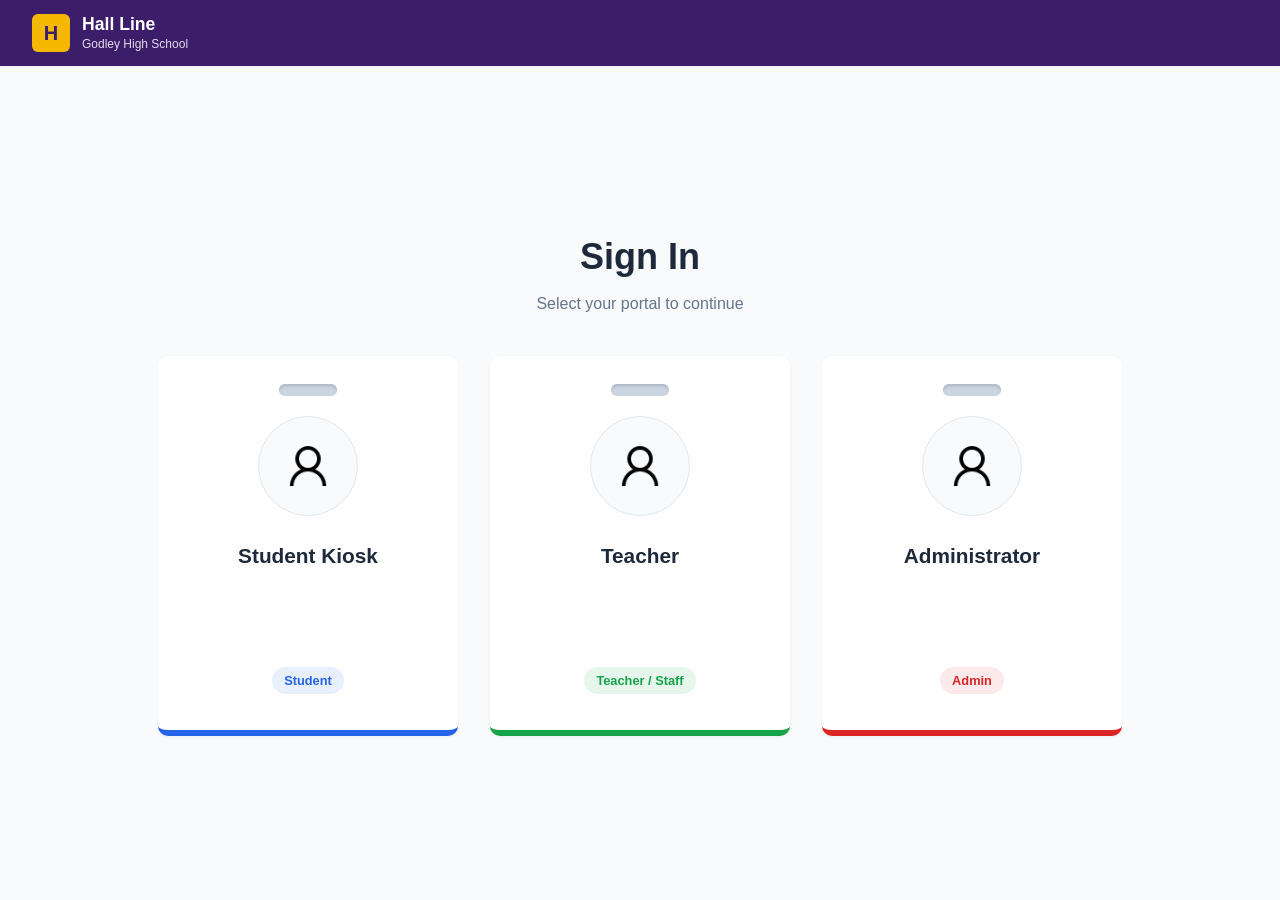
<file: index.html>
<!DOCTYPE html>
<html lang="en">
<head>
  <meta charset="UTF-8">
  <meta name="viewport" content="width=device-width, initial-scale=1.0">
  <title>HallLine — Sign In</title>
  <link rel="stylesheet" href="./styles/tokens.css">
  <link rel="stylesheet" href="./styles/reset.css">
  <link rel="stylesheet" href="./styles/layout.css">
  <link rel="stylesheet" href="./styles/components.css">
  <link rel="stylesheet" href="./styles/views/sign-in.css">
</head>
<body class="page-sign-in">
  <header class="site-header">
    <div class="logo-container">
      <div class="logo-mark">H</div>
      <div class="logo-text">
        <h2 class="logo-title">Hall Line</h2>
        <span class="logo-subtitle">Godley High School</span>
      </div>
    </div>
  </header>

  <main class="sign-in-shell">
    <div class="sign-in-header">
      <h1 class="sign-in-title">Sign In</h1>
      <p class="sign-in-subtitle">Select your portal to continue</p>
    </div>

    <div class="role-cards">
      <a href="./kiosk.html" class="role-card role-card--student">
        <div class="card-punch-hole" aria-hidden="true"></div>
        <div class="role-avatar-wrapper">
          <img src="./assets/user-icon.png" alt="Student Kiosk" class="role-avatar">
        </div>
        <h2 class="role-title">Student Kiosk</h2>
        <span class="role-tag">Student</span>
      </a>

      <a href="./dashboard.html" class="role-card role-card--teacher">
        <div class="card-punch-hole" aria-hidden="true"></div>
        <div class="role-avatar-wrapper">
          <img src="./assets/user-icon.png" alt="Teacher" class="role-avatar">
        </div>
        <h2 class="role-title">Teacher</h2>
        <span class="role-tag">Teacher / Staff</span>
      </a>

      <a href="./admin.html" class="role-card role-card--admin">
        <div class="card-punch-hole" aria-hidden="true"></div>
        <div class="role-avatar-wrapper">
          <img src="./assets/user-icon.png" alt="Administrator" class="role-avatar">
        </div>
        <h2 class="role-title">Administrator</h2>
        <span class="role-tag">Admin</span>
      </a>
    </div>
  </main>
</body>
</html>
</file>
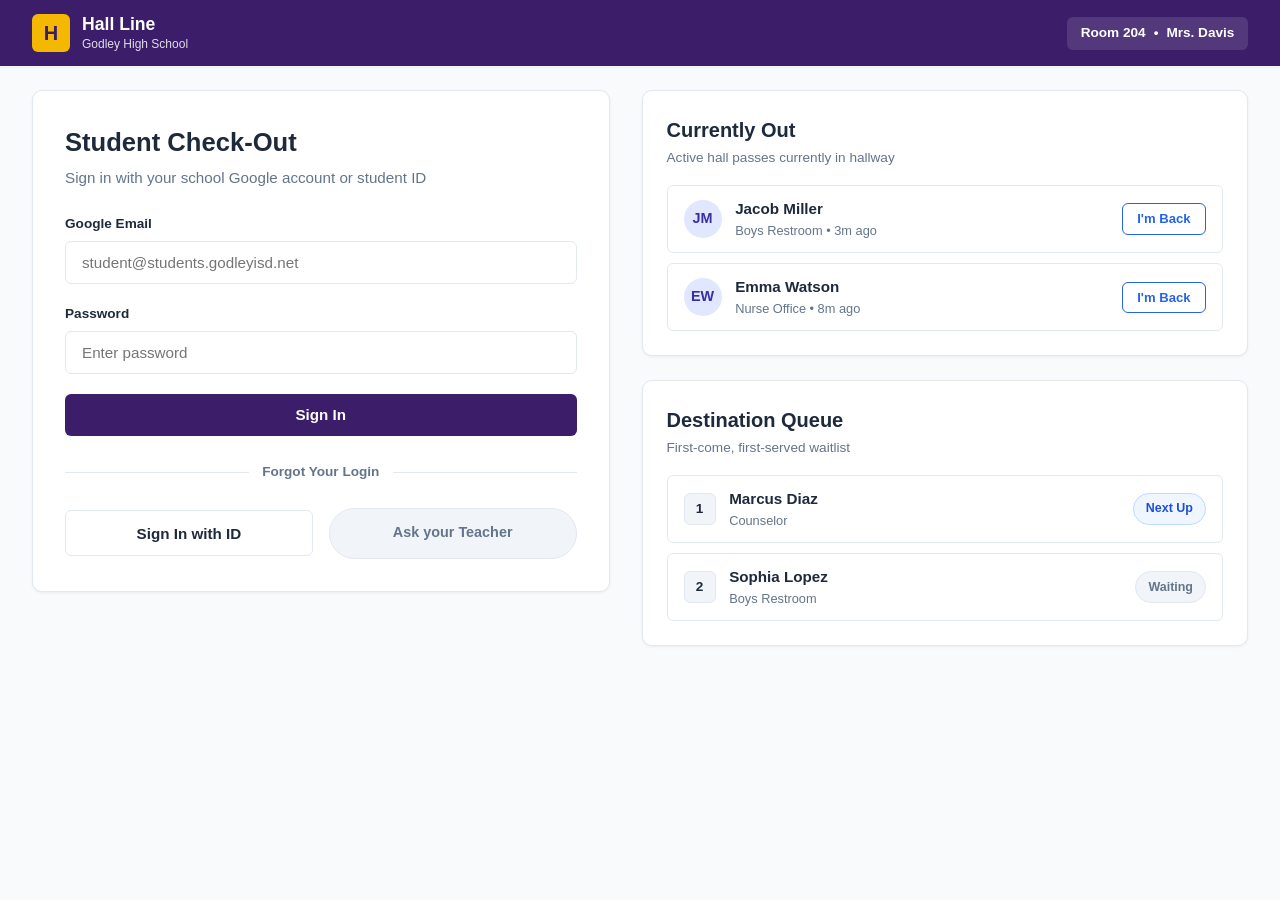
<file: kiosk.html>
<!DOCTYPE html>
<html lang="en">
<head>
  <meta charset="UTF-8">
  <meta name="viewport" content="width=device-width, initial-scale=1.0">
  <title>HallLine — Student Kiosk</title>
  <link rel="stylesheet" href="./styles/tokens.css">
  <link rel="stylesheet" href="./styles/reset.css">
  <link rel="stylesheet" href="./styles/layout.css">
  <link rel="stylesheet" href="./styles/components.css">
  <link rel="stylesheet" href="./styles/views/kiosk.css">
</head>
<body class="page-kiosk">
  <header class="site-header">
    <div class="logo-container">
      <div class="logo-mark">H</div>
      <div class="logo-text">
        <h2 class="logo-title">Hall Line</h2>
        <span class="logo-subtitle">Godley High School</span>
      </div>
    </div>
    <div class="header-room-info">
      <span>Room 204</span>
      <span>•</span>
      <span>Mrs. Davis</span>
    </div>
  </header>

  <main class="kiosk-container">
    <section class="kiosk-left">
      <div class="signin-box" id="signinBox">
        <div class="section-title-wrap">
          <h1 class="section-title">Student Check-Out</h1>
          <p class="section-desc">Sign in with your school Google account or student ID</p>
        </div>

        <form id="formStudentSignIn" class="signin-form" novalidate>
          <div class="form-group">
            <label for="inputEmail" class="form-label">Google Email</label>
            <input type="email" id="inputEmail" class="form-input" placeholder="student@students.godleyisd.net" required autocomplete="off">
          </div>

          <div class="form-group">
            <label for="inputPassword" class="form-label">Password</label>
            <input type="password" id="inputPassword" class="form-input" placeholder="Enter password" required autocomplete="off">
          </div>

          <button type="submit" class="btn-primary">Sign In</button>

          <div class="signin-divider">
            <span>Forgot Your Login</span>
          </div>

          <div class="signin-actions-row">
            <button type="button" class="btn-id-signin" id="btnIdSignIn">Sign In with ID</button>
            <div class="pill-ask-teacher">Ask your Teacher</div>
          </div>

          <div class="signin-error" id="signinError" hidden></div>
        </form>
      </div>

      <div class="destination-sheet" id="destinationSheet" hidden>
        <div class="destination-header">
          <div class="verified-student-bar">
            <span class="verified-icon">✓</span>
            <span class="verified-name" id="verifiedStudentName">Student Verified</span>
            <button type="button" class="btn-cancel-signin" id="btnCancelSignIn">Cancel</button>
          </div>
          <h2 class="destination-title">Choose Your Destination</h2>
          <p class="destination-desc">Select where you are heading or join the queue</p>
        </div>

        <div class="destination-grid" id="destinationGrid">
          <button type="button" class="destination-card" data-destination="Boys Restroom">
            <span class="dest-name">Boys Restroom</span>
            <span class="dest-status dest-status--open">Open Spot</span>
          </button>

          <button type="button" class="destination-card" data-destination="Girls Restroom">
            <span class="dest-name">Girls Restroom</span>
            <span class="dest-status dest-status--open">Open Spot</span>
          </button>

          <button type="button" class="destination-card" data-destination="Nurse Office">
            <span class="dest-name">Nurse Office</span>
            <span class="dest-status dest-status--open">Open Spot</span>
          </button>

          <button type="button" class="destination-card" data-destination="Main Office">
            <span class="dest-name">Main Office</span>
            <span class="dest-status dest-status--open">Open Spot</span>
          </button>

          <button type="button" class="destination-card" data-destination="Counselor">
            <span class="dest-name">Counselor</span>
            <span class="dest-status dest-status--full">Join Queue</span>
          </button>

          <button type="button" class="destination-card" data-destination="Other">
            <span class="dest-name">Other</span>
            <span class="dest-status dest-status--open">Open Spot</span>
          </button>
        </div>

        <div class="other-input-wrap" id="otherInputWrap" hidden>
          <label for="inputOtherWhere" class="form-label">Where are you going?</label>
          <div class="other-input-row">
            <input type="text" id="inputOtherWhere" class="form-input" placeholder="e.g. Band Hall, Room 102">
            <button type="button" class="btn-primary" id="btnConfirmOther">Confirm Pass</button>
          </div>
        </div>
      </div>
    </section>

    <section class="kiosk-right">
      <div class="panel-section panel-currently-out">
        <div class="panel-header">
          <h2 class="panel-title">Currently Out</h2>
          <p class="panel-desc">Active hall passes currently in hallway</p>
        </div>
        <div class="out-list-wrapper" id="outListWrapper">
          <div class="out-list" id="currentlyOutList"></div>
        </div>
      </div>

      <div class="panel-section panel-queue">
        <div class="panel-header">
          <h2 class="panel-title">Destination Queue</h2>
          <p class="panel-desc">First-come, first-served waitlist</p>
        </div>
        <div class="queue-list-wrapper" id="queueListWrapper">
          <div class="queue-list" id="queueList"></div>
        </div>
      </div>
    </section>
  </main>

  <div class="modal-overlay" id="modalVerifyReturn" hidden>
    <div class="modal-card">
      <h3 class="modal-title">Verify Return</h3>
      <p class="modal-desc">Confirm that <strong id="verifyReturnStudentName"></strong> has returned to class.</p>
      
      <div class="modal-form">
        <div class="form-group">
          <label for="inputVerifyPassword" class="form-label">Enter Password or Scan ID</label>
          <input type="password" id="inputVerifyPassword" class="form-input" placeholder="Password or scan badge">
        </div>
        <div class="modal-buttons">
          <button type="button" class="btn-secondary" id="btnCancelVerifyReturn">Cancel</button>
          <button type="button" class="btn-primary" id="btnConfirmReturn">I'm Back</button>
        </div>
      </div>
    </div>
  </div>

  <div class="modal-overlay" id="modalQueueTurn" hidden>
    <div class="modal-card modal-card--center">
      <div class="turn-badge">Turn Available</div>
      <h2 class="turn-student-name" id="turnStudentName">Marcus Diaz</h2>
      <p class="turn-question">Are you still wanting to go to <strong id="turnDestination">Counselor</strong>?</p>
      
      <div class="modal-buttons">
        <button type="button" class="btn-secondary" id="btnRemoveFromQueue">Remove from Queue</button>
        <button type="button" class="btn-primary" id="btnCheckoutFromQueue">Checkout</button>
      </div>
    </div>
  </div>

  <div class="modal-overlay" id="modalWebcamScanner" hidden>
    <div class="modal-card modal-card--scanner">
      <h3 class="modal-title">Scan Student ID</h3>
      <p class="modal-desc">Hold barcode up to camera or use demo test badge</p>
      <div id="scannerReader" class="scanner-viewport"></div>
      <div class="scanner-actions">
        <button type="button" class="btn-secondary" id="btnDemoScanCard">Simulate Badge Scan</button>
        <button type="button" class="btn-secondary" id="btnCloseScanner">Cancel</button>
      </div>
    </div>
  </div>

  <script src="./assets/html5-qrcode.min.js"></script>
  <script src="./scripts/kiosk.js"></script>
</body>
</html>
</file>
<file: styles/tokens.css>
:root {
  /* Brand */
  --color-brand-purple: #3b1d6a;
  --color-brand-gold: #f5b800;

  /* Role Colors */
  --color-student: #2563eb;
  --color-teacher: #16a34a;
  --color-admin: #dc2626;

  /* Neutrals */
  --color-bg: #f8fafc;
  --color-card-bg: #ffffff;
  --color-text-main: #1e293b;
  --color-text-muted: #64748b;
  --color-border: #e2e8f0;

  /* Typography */
  --font-sans: Arial, Helvetica, sans-serif;

  /* Shadows & Radius */
  --radius-sm: 6px;
  --radius-md: 10px;
  --radius-full: 9999px;
  --shadow-sm: 0 1px 3px rgba(0, 0, 0, 0.06);
  --shadow-md: 0 4px 12px rgba(0, 0, 0, 0.08);
  --shadow-hover: 0 8px 20px rgba(0, 0, 0, 0.12);

  /* Transitions */
  --transition-speed: 0.25s;
  --transition-ease: ease;
}
</file>
<file: styles/layout.css>
body {
  min-height: 100vh;
  display: flex;
  flex-direction: column;
}

.site-header {
  width: 100%;
}

.sign-in-shell {
  flex: 1;
  display: flex;
  flex-direction: column;
  align-items: center;
  justify-content: center;
  padding: 2.5rem 1.5rem;
}
</file>
<file: styles/components.css>
/* Site Header */
.site-header {
  display: flex;
  align-items: center;
  justify-content: space-between;
  padding: 0.85rem 2rem;
  background-color: var(--color-brand-purple);
  color: #ffffff;
  box-shadow: var(--shadow-sm);
}

.logo-container {
  display: flex;
  align-items: center;
  gap: 0.75rem;
}

.logo-mark {
  display: flex;
  align-items: center;
  justify-content: center;
  width: 38px;
  height: 38px;
  background-color: var(--color-brand-gold);
  color: var(--color-brand-purple);
  font-weight: 700;
  font-size: 1.25rem;
  border-radius: var(--radius-sm);
}

.logo-text {
  display: flex;
  flex-direction: column;
}

.logo-title {
  font-size: 1.1rem;
  font-weight: 700;
  line-height: 1.2;
}

.logo-subtitle {
  font-size: 0.75rem;
  opacity: 0.85;
}

/* Header Room Info */
.header-room-info {
  display: flex;
  align-items: center;
  gap: 0.5rem;
  background-color: rgba(255, 255, 255, 0.12);
  padding: 0.4rem 0.85rem;
  border-radius: var(--radius-sm);
  font-size: 0.85rem;
  font-weight: 600;
  color: #ffffff;
}
</file>
<file: styles/views/sign-in.css>
/* Sign-In Header */
.sign-in-header {
  text-align: center;
  margin-bottom: 2.5rem;
}

.sign-in-title {
  font-size: 2.25rem;
  font-weight: 700;
  color: var(--color-text-main);
  margin-bottom: 0.5rem;
}

.sign-in-subtitle {
  font-size: 1rem;
  color: var(--color-text-muted);
}

/* Role Cards */
.role-cards {
  display: flex;
  justify-content: center;
  align-items: stretch;
  gap: 2rem;
  width: 100%;
  max-width: 1000px;
}

.role-card {
  flex: 1;
  max-width: 300px;
  min-height: 380px;
  background-color: var(--color-card-bg);
  border-radius: var(--radius-md);
  padding: 1.75rem 1.5rem 2.25rem;
  display: flex;
  flex-direction: column;
  align-items: center;
  text-align: center;
  box-shadow: var(--shadow-sm);
  cursor: pointer;
  transition: transform var(--transition-speed) var(--transition-ease),
              box-shadow var(--transition-speed) var(--transition-ease),
              opacity var(--transition-speed) var(--transition-ease);
}

.role-cards:hover .role-card {
  transform: scale(0.94);
  opacity: 0.75;
}

.role-cards:hover .role-card:hover {
  transform: scale(1.06);
  opacity: 1;
  box-shadow: var(--shadow-md);
}

/* Card Hole Punch */
.card-punch-hole {
  width: 58px;
  height: 12px;
  background-color: #cbd5e1;
  border-radius: var(--radius-full);
  margin-bottom: 1.25rem;
  box-shadow: inset 0 2px 3px rgba(0, 0, 0, 0.15);
}

/* Bottom Borders */
.role-card--student {
  border-bottom: 6px solid var(--color-student);
}

.role-card--teacher {
  border-bottom: 6px solid var(--color-teacher);
}

.role-card--admin {
  border-bottom: 6px solid var(--color-admin);
}

/* Avatar Icon */
.role-avatar-wrapper {
  width: 100px;
  height: 100px;
  border-radius: var(--radius-full);
  background-color: var(--color-bg);
  display: flex;
  align-items: center;
  justify-content: center;
  margin-bottom: 1.5rem;
  padding: 1.25rem;
  border: 1px solid var(--color-border);
  transition: border-color var(--transition-speed) var(--transition-ease);
}

.role-card--student:hover .role-avatar-wrapper {
  border-color: var(--color-student);
}

.role-card--teacher:hover .role-avatar-wrapper {
  border-color: var(--color-teacher);
}

.role-card--admin:hover .role-avatar-wrapper {
  border-color: var(--color-admin);
}

.role-avatar {
  width: 100%;
  height: 100%;
  object-fit: contain;
}

/* Typography & Tags */
.role-title {
  font-size: 1.3rem;
  font-weight: 700;
  color: var(--color-text-main);
  margin-bottom: 0.5rem;
}

.role-tag {
  display: inline-block;
  font-size: 0.8rem;
  font-weight: 600;
  padding: 0.25rem 0.75rem;
  border-radius: var(--radius-full);
  margin-top: auto;
}

.role-card--student .role-tag {
  background-color: rgba(37, 99, 235, 0.1);
  color: var(--color-student);
}

.role-card--teacher .role-tag {
  background-color: rgba(22, 163, 74, 0.1);
  color: var(--color-teacher);
}

.role-card--admin .role-tag {
  background-color: rgba(220, 38, 38, 0.1);
  color: var(--color-admin);
}

/* Responsive */
@media (max-width: 768px) {
  .role-cards {
    flex-direction: column;
    align-items: center;
  }

  .role-card {
    width: 100%;
    max-width: 320px;
    min-height: auto;
  }

  .role-cards:hover .role-card {
    transform: none;
    opacity: 1;
  }

  .role-cards:hover .role-card:hover {
    transform: translateY(-4px);
  }
}
</file>
<file: styles/views/kiosk.css>
/* Kiosk Grid Layout */
.page-kiosk {
  background-color: var(--color-bg);
  min-height: 100vh;
  display: flex;
  flex-direction: column;
}

.kiosk-container {
  flex: 1;
  display: grid;
  grid-template-columns: 1fr 1.05fr;
  gap: 2rem;
  padding: 1.5rem 2rem;
  max-width: 1400px;
  width: 100%;
  margin: 0 auto;
}

/* Common Section Titles */
.section-title-wrap {
  margin-bottom: 1.5rem;
}

.section-title {
  font-size: 1.6rem;
  font-weight: 700;
  color: var(--color-text-main);
  margin-bottom: 0.35rem;
}

.section-desc {
  font-size: 0.95rem;
  color: var(--color-text-muted);
}

/* Left Hero Section */
.kiosk-left {
  display: flex;
  flex-direction: column;
  position: relative;
}

.signin-box {
  background-color: var(--color-card-bg);
  border-radius: var(--radius-md);
  padding: 2rem;
  box-shadow: var(--shadow-sm);
  border: 1px solid var(--color-border);
  transition: opacity var(--transition-speed) var(--transition-ease),
              transform var(--transition-speed) var(--transition-ease);
}

.signin-form {
  display: flex;
  flex-direction: column;
  gap: 1.25rem;
}

.form-group {
  display: flex;
  flex-direction: column;
  gap: 0.4rem;
}

.form-label {
  font-size: 0.85rem;
  font-weight: 600;
  color: var(--color-text-main);
}

.form-input {
  width: 100%;
  padding: 0.75rem 1rem;
  border: 1px solid var(--color-border);
  border-radius: var(--radius-sm);
  font-family: inherit;
  font-size: 0.95rem;
  color: var(--color-text-main);
  background-color: #ffffff;
  outline: none;
  transition: border-color var(--transition-speed) var(--transition-ease);
}

.form-input:focus {
  border-color: var(--color-student);
}

/* Sign In Divider */
.signin-divider {
  display: flex;
  align-items: center;
  text-align: center;
  margin: 0.35rem 0;
}

.signin-divider::before,
.signin-divider::after {
  content: "";
  flex: 1;
  border-bottom: 1px solid var(--color-border);
}

.signin-divider span {
  padding: 0 0.85rem;
  font-size: 0.85rem;
  font-weight: 600;
  color: var(--color-text-muted);
}

/* Sign In Actions */
.signin-actions-row {
  display: flex;
  align-items: center;
  justify-content: space-between;
  gap: 1rem;
}

.btn-id-signin {
  flex: 1;
  display: flex;
  align-items: center;
  justify-content: center;
  padding: 0.85rem 1.15rem;
  background-color: #ffffff;
  border: 1px solid var(--color-border);
  border-radius: var(--radius-sm);
  font-family: inherit;
  font-size: 0.95rem;
  font-weight: 700;
  color: var(--color-text-main);
  cursor: pointer;
  transition: background-color var(--transition-speed) var(--transition-ease),
              border-color var(--transition-speed) var(--transition-ease);
}

.btn-id-signin:hover {
  background-color: var(--color-bg);
  border-color: var(--color-student);
}

.pill-ask-teacher {
  flex: 1;
  display: flex;
  align-items: center;
  justify-content: center;
  padding: 0.85rem 1.15rem;
  background-color: #f1f5f9;
  border-radius: var(--radius-full);
  font-size: 0.9rem;
  font-weight: 600;
  color: var(--color-text-muted);
  user-select: none;
  border: 1px solid var(--color-border);
  text-align: center;
}

.btn-primary {
  padding: 0.8rem 1.25rem;
  background-color: var(--color-brand-purple);
  color: #ffffff;
  border: none;
  border-radius: var(--radius-sm);
  font-family: inherit;
  font-size: 0.95rem;
  font-weight: 700;
  cursor: pointer;
  transition: background-color var(--transition-speed) var(--transition-ease);
}

.btn-primary:hover {
  background-color: #2d1254;
}

.btn-secondary {
  padding: 0.7rem 1.15rem;
  background-color: #ffffff;
  color: var(--color-text-main);
  border: 1px solid var(--color-border);
  border-radius: var(--radius-sm);
  font-family: inherit;
  font-size: 0.9rem;
  font-weight: 600;
  cursor: pointer;
}

.btn-secondary:hover {
  background-color: var(--color-bg);
}

.signin-error {
  padding: 0.65rem 0.9rem;
  border-radius: var(--radius-sm);
  background-color: #fef2f2;
  border: 1px solid #fecaca;
  color: #b91c1c;
  font-size: 0.85rem;
}

/* Slide-Up Destination Sheet */
.destination-sheet {
  background-color: var(--color-card-bg);
  border-radius: var(--radius-md);
  padding: 2rem;
  box-shadow: var(--shadow-sm);
  border: 1px solid var(--color-border);
  animation: slideUpFade 0.35s ease forwards;
}

@keyframes slideUpFade {
  from {
    opacity: 0;
    transform: translateY(20px);
  }
  to {
    opacity: 1;
    transform: translateY(0);
  }
}

.destination-header {
  margin-bottom: 1.5rem;
}

.verified-student-bar {
  display: flex;
  align-items: center;
  justify-content: space-between;
  background-color: #f0fdf4;
  border: 1px solid #bbf7d0;
  padding: 0.5rem 0.85rem;
  border-radius: var(--radius-sm);
  margin-bottom: 1rem;
}

.verified-icon {
  color: #16a34a;
  font-weight: 800;
  margin-right: 0.5rem;
}

.verified-name {
  font-size: 0.9rem;
  font-weight: 700;
  color: #166534;
  flex: 1;
}

.btn-cancel-signin {
  background: none;
  border: none;
  color: var(--color-text-muted);
  font-size: 0.8rem;
  cursor: pointer;
  text-decoration: underline;
}

.destination-title {
  font-size: 1.45rem;
  font-weight: 700;
  color: var(--color-text-main);
  margin-bottom: 0.25rem;
}

.destination-desc {
  font-size: 0.9rem;
  color: var(--color-text-muted);
}

/* Destination Cards Grid */
.destination-grid {
  display: grid;
  grid-template-columns: repeat(2, 1fr);
  gap: 1rem;
}

.destination-card {
  background-color: #ffffff;
  border: 1px solid var(--color-border);
  border-radius: var(--radius-sm);
  padding: 1.25rem 1rem;
  display: flex;
  flex-direction: column;
  align-items: flex-start;
  gap: 0.5rem;
  cursor: pointer;
  text-align: left;
  font-family: inherit;
  transition: border-color var(--transition-speed) var(--transition-ease),
              box-shadow var(--transition-speed) var(--transition-ease),
              transform var(--transition-speed) var(--transition-ease);
}

.destination-card:hover {
  border-color: var(--color-student);
  box-shadow: var(--shadow-sm);
  transform: translateY(-2px);
}

.dest-name {
  font-size: 1.05rem;
  font-weight: 700;
  color: var(--color-text-main);
}

.dest-status {
  font-size: 0.78rem;
  font-weight: 600;
  padding: 0.2rem 0.55rem;
  border-radius: var(--radius-full);
}

.dest-status--open {
  background-color: #f0fdf4;
  color: #15803d;
  border: 1px solid #bbf7d0;
}

.dest-status--full {
  background-color: #fffbeb;
  color: #b45309;
  border: 1px solid #fde68a;
}

.other-input-wrap {
  margin-top: 1.25rem;
  padding-top: 1.25rem;
  border-top: 1px solid var(--color-border);
}

.other-input-row {
  display: flex;
  gap: 0.75rem;
  margin-top: 0.4rem;
}

/* Right Panels */
.kiosk-right {
  display: flex;
  flex-direction: column;
  gap: 1.5rem;
}

.panel-section {
  background-color: var(--color-card-bg);
  border-radius: var(--radius-md);
  padding: 1.5rem;
  box-shadow: var(--shadow-sm);
  border: 1px solid var(--color-border);
  display: flex;
  flex-direction: column;
}

.panel-header {
  margin-bottom: 1rem;
}

.panel-title {
  font-size: 1.25rem;
  font-weight: 700;
  color: var(--color-text-main);
  margin-bottom: 0.2rem;
}

.panel-desc {
  font-size: 0.85rem;
  color: var(--color-text-muted);
}

/* Out & Queue Lists */
.out-list-wrapper,
.queue-list-wrapper {
  max-height: 250px;
  overflow-y: auto;
  position: relative;
  scrollbar-width: none;
  -ms-overflow-style: none;
}

.out-list-wrapper::-webkit-scrollbar,
.queue-list-wrapper::-webkit-scrollbar {
  display: none;
}

.out-list-wrapper.is-overflowing,
.queue-list-wrapper.is-overflowing {
  box-shadow: inset 0 -12px 10px -10px rgba(0, 0, 0, 0.08);
}

.out-list,
.queue-list {
  display: flex;
  flex-direction: column;
  gap: 0.65rem;
}

/* Currently Out Bar */
.pass-bar {
  display: flex;
  align-items: center;
  gap: 0.85rem;
  padding: 0.75rem 1rem;
  background-color: #ffffff;
  border: 1px solid var(--color-border);
  border-radius: var(--radius-sm);
  transition: background-color var(--transition-speed) var(--transition-ease);
}

.pass-bar:hover {
  background-color: #f8fafc;
}

.pass-avatar {
  width: 38px;
  height: 38px;
  border-radius: var(--radius-full);
  background-color: #e0e7ff;
  color: #3730a3;
  display: flex;
  align-items: center;
  justify-content: center;
  font-weight: 700;
  font-size: 0.9rem;
  flex-shrink: 0;
}

.pass-info {
  flex: 1;
  display: flex;
  flex-direction: column;
  min-width: 0;
}

.pass-name {
  font-size: 0.95rem;
  font-weight: 700;
  color: var(--color-text-main);
  white-space: nowrap;
  overflow: hidden;
  text-overflow: ellipsis;
}

.pass-destination {
  font-size: 0.8rem;
  color: var(--color-text-muted);
}

.btn-return {
  padding: 0.45rem 0.9rem;
  background-color: #ffffff;
  border: 1px solid var(--color-student);
  color: var(--color-student);
  border-radius: var(--radius-sm);
  font-family: inherit;
  font-size: 0.82rem;
  font-weight: 700;
  cursor: pointer;
  flex-shrink: 0;
  transition: background-color var(--transition-speed) var(--transition-ease),
              color var(--transition-speed) var(--transition-ease);
}

.btn-return:hover {
  background-color: var(--color-student);
  color: #ffffff;
}

/* Queue Bar */
.queue-bar {
  display: flex;
  align-items: center;
  gap: 0.85rem;
  padding: 0.75rem 1rem;
  background-color: #ffffff;
  border: 1px solid var(--color-border);
  border-radius: var(--radius-sm);
}

.queue-position {
  width: 32px;
  height: 32px;
  border-radius: var(--radius-sm);
  background-color: #f1f5f9;
  color: var(--color-text-main);
  display: flex;
  align-items: center;
  justify-content: center;
  font-weight: 700;
  font-size: 0.85rem;
  flex-shrink: 0;
  border: 1px solid var(--color-border);
}

.queue-pill {
  padding: 0.35rem 0.75rem;
  border-radius: var(--radius-full);
  font-size: 0.78rem;
  font-weight: 700;
  flex-shrink: 0;
}

.queue-pill--next {
  background-color: #eff6ff;
  color: #1d4ed8;
  border: 1px solid #bfdbfe;
}

.queue-pill--waiting {
  background-color: #f1f5f9;
  color: var(--color-text-muted);
  border: 1px solid var(--color-border);
}

.empty-state {
  padding: 1.5rem;
  text-align: center;
  font-size: 0.85rem;
  color: var(--color-text-muted);
}

/* Modals */
.modal-overlay {
  position: fixed;
  inset: 0;
  background-color: rgba(15, 23, 42, 0.65);
  backdrop-filter: blur(2px);
  display: flex;
  align-items: center;
  justify-content: center;
  padding: 1.5rem;
  z-index: 1000;
}

.modal-overlay[hidden] {
  display: none;
}

.modal-card {
  background-color: #ffffff;
  border-radius: var(--radius-md);
  padding: 2rem;
  width: 100%;
  max-width: 440px;
  box-shadow: var(--shadow-md);
  animation: modalFadeIn 0.25s ease forwards;
}

.modal-card--center {
  text-align: center;
}

.modal-card--scanner {
  max-width: 500px;
}

@keyframes modalFadeIn {
  from {
    opacity: 0;
    transform: scale(0.96);
  }
  to {
    opacity: 1;
    transform: scale(1);
  }
}

.modal-title {
  font-size: 1.35rem;
  font-weight: 700;
  color: var(--color-text-main);
  margin-bottom: 0.4rem;
}

.modal-desc {
  font-size: 0.9rem;
  color: var(--color-text-muted);
  margin-bottom: 1.25rem;
}

.modal-form {
  display: flex;
  flex-direction: column;
  gap: 1.25rem;
}

.modal-buttons {
  display: flex;
  justify-content: flex-end;
  gap: 0.75rem;
  margin-top: 0.5rem;
}

.modal-card--center .modal-buttons {
  justify-content: center;
}

.turn-badge {
  display: inline-block;
  font-size: 0.78rem;
  font-weight: 700;
  color: #15803d;
  background-color: #f0fdf4;
  border: 1px solid #bbf7d0;
  padding: 0.25rem 0.75rem;
  border-radius: var(--radius-full);
  margin-bottom: 0.75rem;
}

.turn-student-name {
  font-size: 1.75rem;
  font-weight: 800;
  color: var(--color-brand-purple);
  margin-bottom: 0.5rem;
}

.turn-question {
  font-size: 1rem;
  color: var(--color-text-main);
  margin-bottom: 1.5rem;
}

.scanner-viewport {
  width: 100%;
  min-height: 220px;
  background-color: #0f172a;
  border-radius: var(--radius-sm);
  overflow: hidden;
  margin-bottom: 1rem;
}

.scanner-actions {
  display: flex;
  justify-content: space-between;
  gap: 0.75rem;
}

/* Responsive */
@media (max-width: 900px) {
  .kiosk-container {
    grid-template-columns: 1fr;
  }
}
</file>
